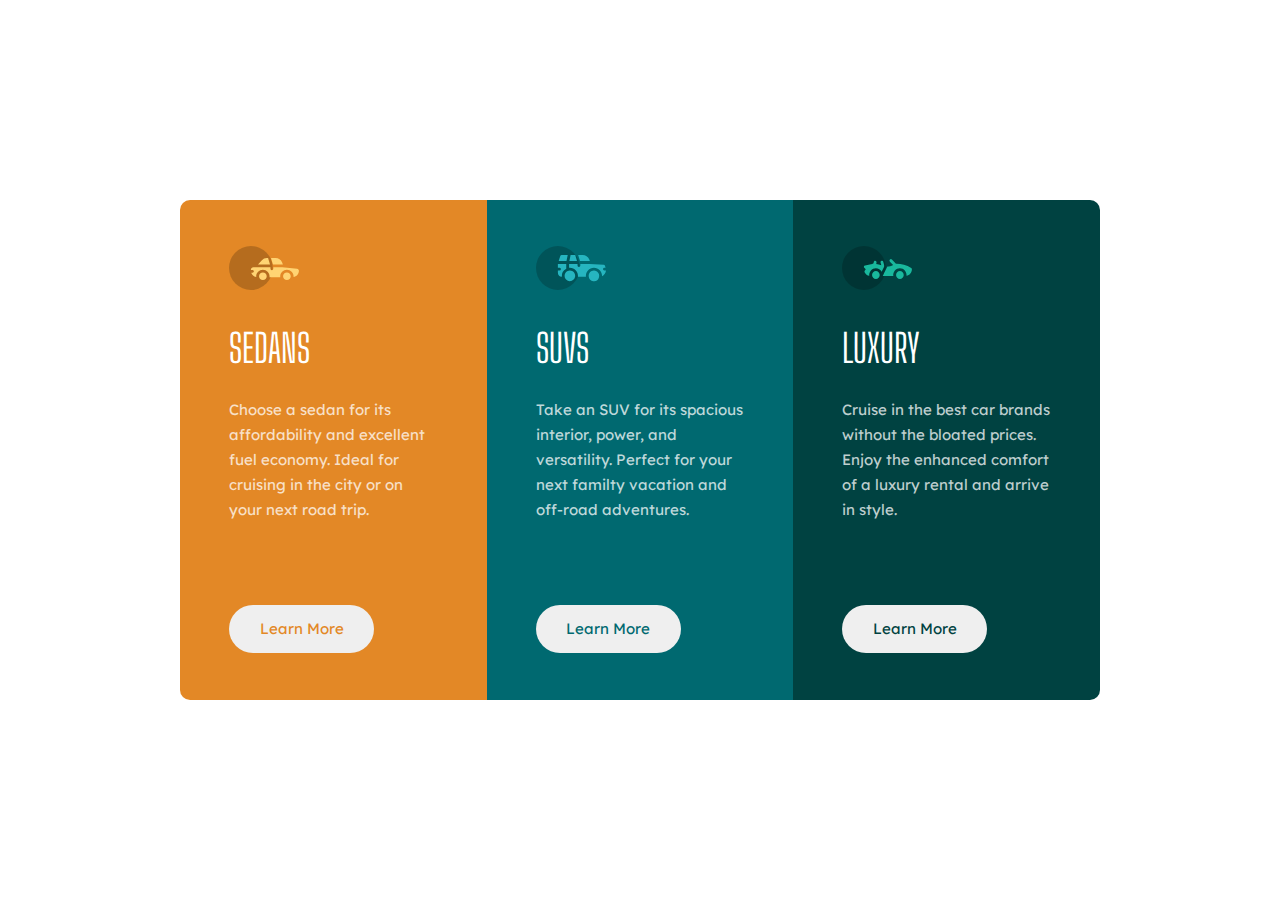
<file: fm-3column-preview-card-component/index.html>
<!DOCTYPE html>
<html lang="en">
<head>
    <meta charset="UTF-8">
    <meta name="viewport" content="width=device-width, initial-scale=1.0">
    <title>3-column Preview Card Component</title>
    <link rel="stylesheet" href="style.css">
    <link rel="icon" type="image/x-icon" href="./assets/favicon-32x32.png">
    <!-- Google Font -->
    <link href="https://fonts.googleapis.com/css2?family=Big+Shoulders+Display:wght@700&family=Lexend+Deca&display=swap" rel="stylesheet">
</head>
<body>

  <!-- 3-column card starts here -->

    <div class="preview-card-container">

        <!-- First column -Sedans column- starts here -->

        <div class="preview-card-column" id="preview-card-sedans-column">
            <img src="assets/icon-sedans.svg" alt="Sedan Icon" class="preview-card-column-icon">
            <span class="preview-card-column-title">
                SEDANS
            </span>
            <span class="preview-card-column-description">
                Choose a sedan for its affordability and excellent fuel economy. Ideal for cruising in the city or on your next road trip.
            </span>
            <button class="preview-card-column-button">
                <span id="preview-card-sedans-column-button-text">Learn More</span>
            </button>
        </div>

        <!-- First column -Sedans column- ends here -->

        <!-- Second column -SUVS column- starts here -->

        <div class="preview-card-column" id="preview-card-suvs-column">
            <img src="assets/icon-suvs.svg" alt="SUV Icon" class="preview-card-column-icon">
            <span class="preview-card-column-title">
                SUVS
            </span>
            <span class="preview-card-column-description">
                Take an SUV for its spacious interior, power, and versatility. Perfect for your next familty vacation and off-road adventures.
            </span>
            <button class="preview-card-column-button" id="preview-card-suvs-column-button">
                <span id="preview-card-suvs-column-button-text">Learn More</span>
            </button>
        </div>

        <!-- Second column -SUVS column- ends here -->

        <!-- Third column -Luxury column- starts here -->

        <div class="preview-card-column" id="preview-card-luxury-column">
            <img src="assets/icon-luxury.svg" alt="Luxury Icon" class="preview-card-column-icon">
            <span class="preview-card-column-title">
                LUXURY
            </span>
            <span class="preview-card-column-description">
                Cruise in the best car brands without the bloated prices. Enjoy the enhanced comfort of a luxury rental and arrive in style.
            </span>
            <button class="preview-card-column-button" id="preview-card-luxury-column-button">
                <span id="preview-card-luxury-column-button-text">Learn More</span>
            </button>
        </div>

        <!-- Third column -Luxury column- ends here -->

    </div>

    <!-- 3-column card ends here -->

</body>
</html>
</file>
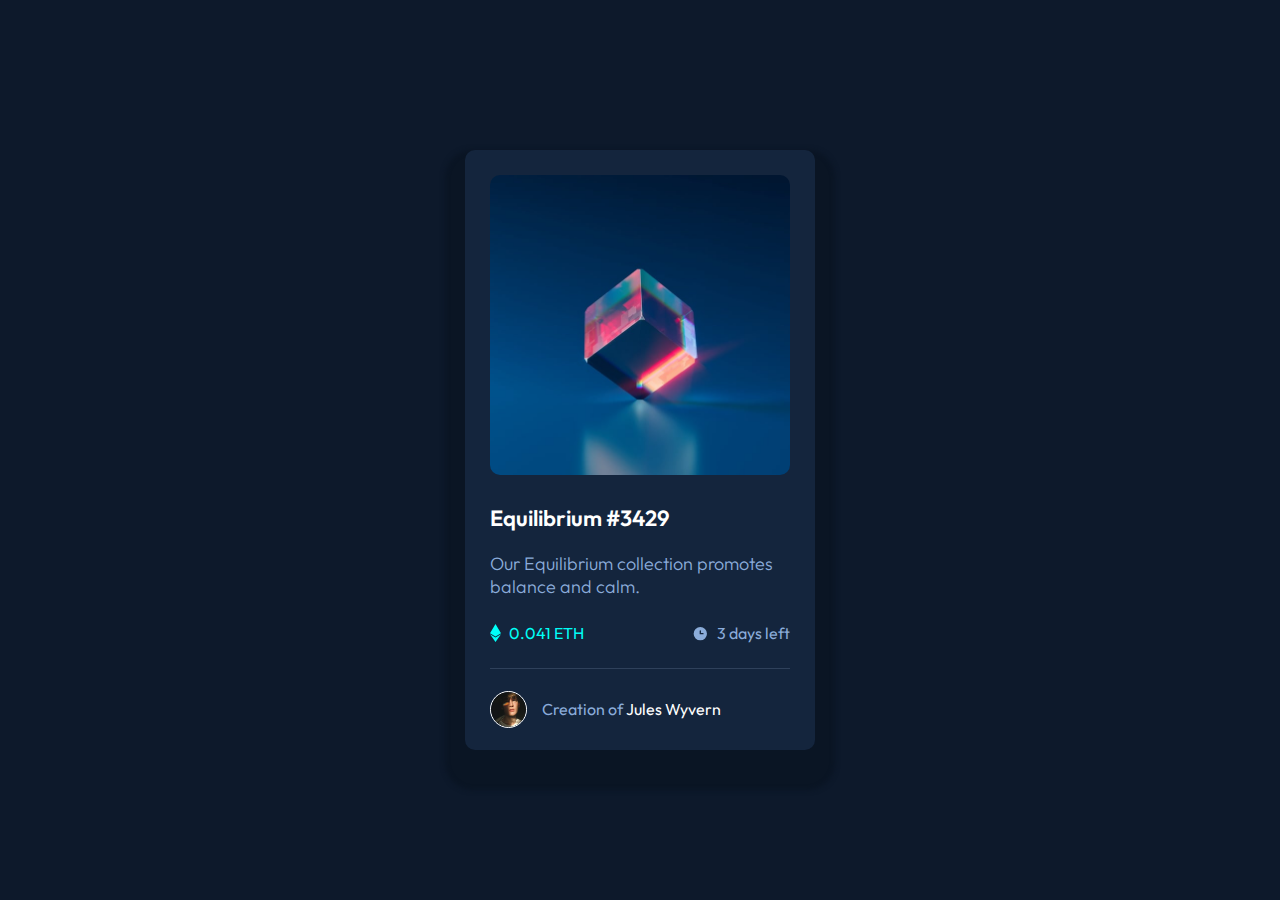
<file: fm-nft-preview-card-component/index.html>
<!DOCTYPE html>
<html lang="en">
<head>
    <meta charset="UTF-8">
    <meta http-equiv="X-UA-Compatible" content="IE=edge">
    <meta name="viewport" content="width=device-width, initial-scale=1.0">
    <title>NFT Preview Card Component</title>
    <link rel="icon" type="image/x-icon" href="./assets/favicon-32x32.png">
    <link rel="stylesheet" href="./style.css">
    <link rel="preconnect" href="https://fonts.googleapis.com">
    <link rel="preconnect" href="https://fonts.gstatic.com" crossorigin>
    <link href="https://fonts.googleapis.com/css2?family=Outfit:wght@300;400;600&display=swap" rel="stylesheet">
</head>
<body>
    <div class="nft-card-container">
        <div class="nft-card-image">
        <a href=""><img src="./assets/image-equilibrium.jpg" alt="Img" class="nft-img"></a>
         <div class="nft-card-image-hover">
        <a href=""><img src="./assets/icon-view.svg" alt="Icon" class="view-icon"></a>
         </div>
        </div>
        <div class="nft-card-text">
        <a href="" class="nft-card-title">Equilibrium #3429</a>
        <span class="nft-card-description">Our Equilibrium collection promotes balance and calm.</span>
        </div>
        <div class="nft-price-and-time-left">
            <div class="nft-price-and-icon">
                <img src="./assets/icon-ethereum.svg" alt="Icon" class="nft-icon"> 
                <span class="nft-price">0.041 ETH</span>
            </div>
            <div class="nft-time-left-and-icon">
                <img src="./assets/icon-clock.svg" alt="Icon" class="clock-icon"> 
                <span class="nft-time-left">3 days left</span>
            </div>
        </div>
        <div class="nft-card-bottom-line"></div>
        <div class="nft-creator-img-and-name">
            <img src="./assets/image-avatar.png" alt="Img" class="nft-creator-img">
            <div class="nft-creator-text">
            <span class="nft-creator">Creation of</span>
            <a href="" class="nft-creator-name">Jules Wyvern</a>
            </div>
        </div>
    </div>
</body>
</html>
</file>
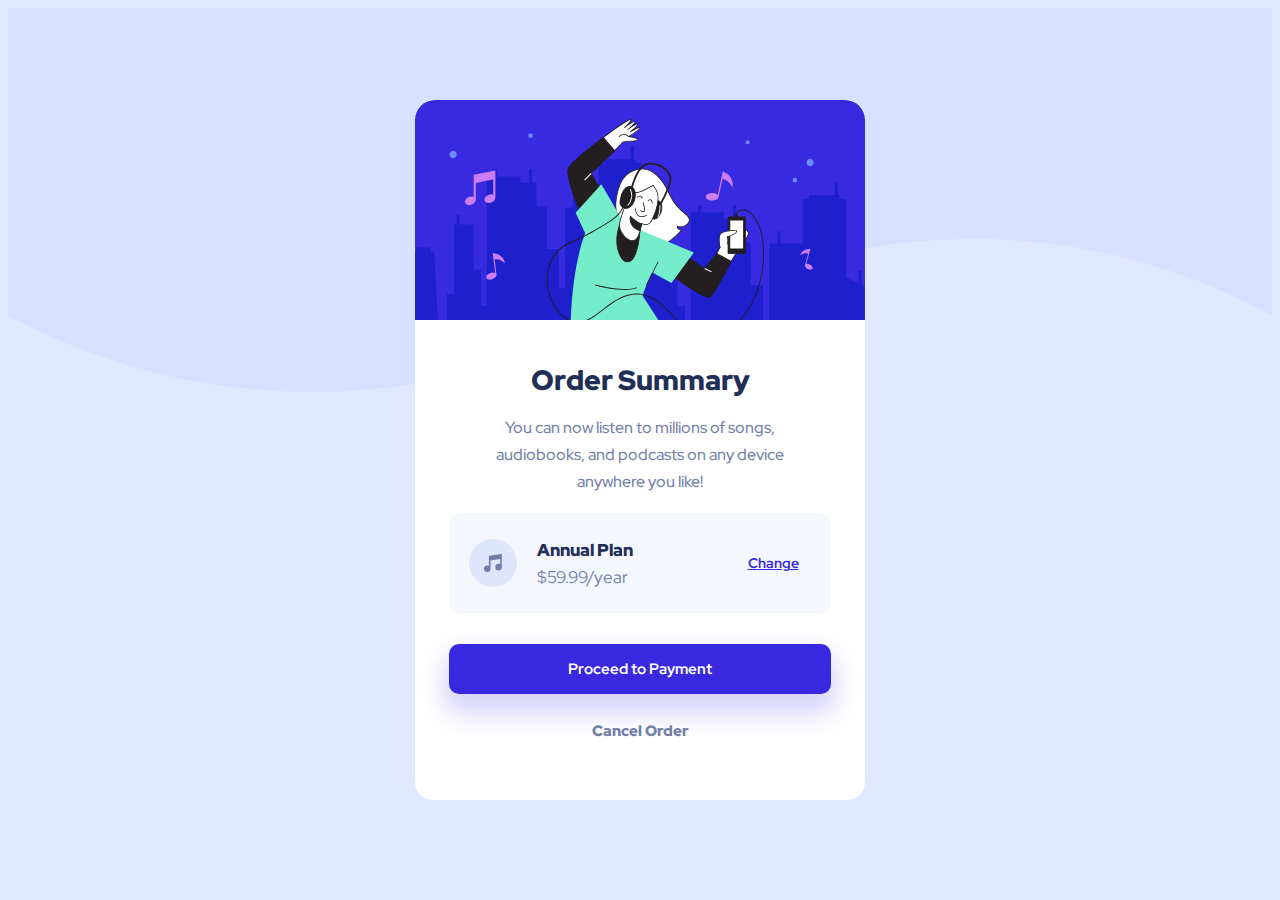
<file: fm-order-summary-component/index.html>
<!DOCTYPE html>
<html lang="en">
<head>
    <meta charset="UTF-8">
    <meta http-equiv="X-UA-Compatible" content="IE=edge">
    <meta name="viewport" content="width=device-width, initial-scale=1.0">
    <title>Order Summary Component</title>
    <link rel="stylesheet" href="./style.css">
    <link rel="icon" type="image/x-icon" href="./assets/favicon-32x32.png">
    <link rel="preconnect" href="https://fonts.googleapis.com">
    <link rel="preconnect" href="https://fonts.gstatic.com" crossorigin>
    <link href="https://fonts.googleapis.com/css2?family=Red+Hat+Display:wght@500;700;900&display=swap" rel="stylesheet">
</head>
<body>
    <div class="bg">
        <img src="./assets/pattern-background-desktop.svg" alt="" class="bg-img">
    </div>
    <div class="order-summary-card-container">
        <img src="./assets/illustration-hero.svg" alt="Img" class="order-summary-card-img">
        <div class="order-summary-card-text">
            <span class="order-summary-card-title">Order Summary</span>
            <span class="order-summary-card-description">You can now listen to millions of songs, audiobooks, and podcasts on any device anywhere you like!</span>
            <div class="order-summary-card-plan-section">
                <img src="./assets/icon-music.svg" alt="Icon" class="music-icon">
                <div class="plan-details">
                <span class="plan-type">Annual Plan</span>
                <span class="plan-price">$59.99/year</span>
                </div>
                <a href="" class="plan-change">Change</a>
            </div>
                <a href="" class="proceed-to-payment-button">Proceed to Payment</a>
                <a href="" class="cancel-order">Cancel Order</a>
        </div>
    </div>
</body>
</html>
</file>
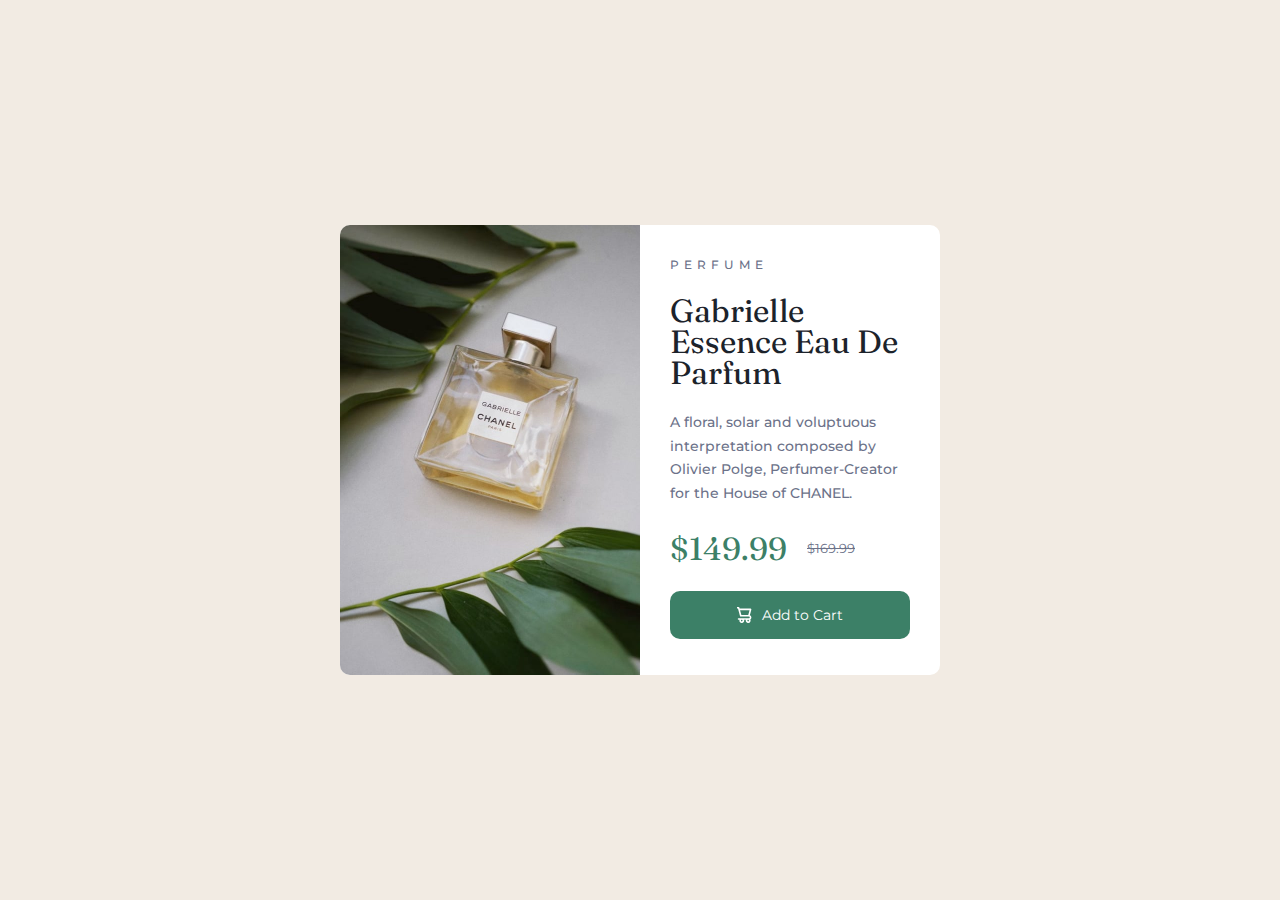
<file: fm-product-preview-card-component/index.html>
<!DOCTYPE html>
<html lang="en">
<head>
    <meta charset="UTF-8">
    <meta http-equiv="X-UA-Compatible" content="IE=edge">
    <meta name="viewport" content="width=device-width, initial-scale=1.0">
    <link rel="icon" type="image/x-icon" href="./assets/favicon-32x32.png">
    <link rel="preconnect" href="https://fonts.googleapis.com">
    <link rel="preconnect" href="https://fonts.gstatic.com" crossorigin>
    <link href="https://fonts.googleapis.com/css2?family=Fraunces:wght@700&family=Montserrat:wght@500;700&display=swap" rel="stylesheet">
    <link rel="stylesheet" href="./style.css">
    <title>Product Preview Card Component</title>
</head>
<body>
    <div class="card-container">
        <div class="card-product-img">
            <picture>
                <source media="(max-width:375px)" srcset="./assets/image-product-mobile.jpg">
                <img src="./assets/image-product-desktop.jpg" alt="Product Image" class="product-img">
            </picture>
        </div>
        <div class="card-product-details">
            <span class="card-product-category">PERFUME</span>
            <span class="card-product-name">Gabrielle Essence Eau De Parfum</span>
            <span class="card-product-description">A floral, solar and voluptuous interpretation composed by Olivier Polge, Perfumer-Creator for the House of CHANEL.</span>
        <div class="card-product-price-section">
            <span class="card-product-price">$149.99</span>
            <span class="card-product-price-before-discount">$169.99</span>
        </div>
        <div class="card-add-to-cart">
            <img src="./assets/icon-cart.svg" alt="Cart Icon" class="add-to-cart-button-icon">
            <a href="" class="add-to-cart-button">Add to Cart</a>
        </div>
        </div>
    </div>
</body>
</html>
</file>
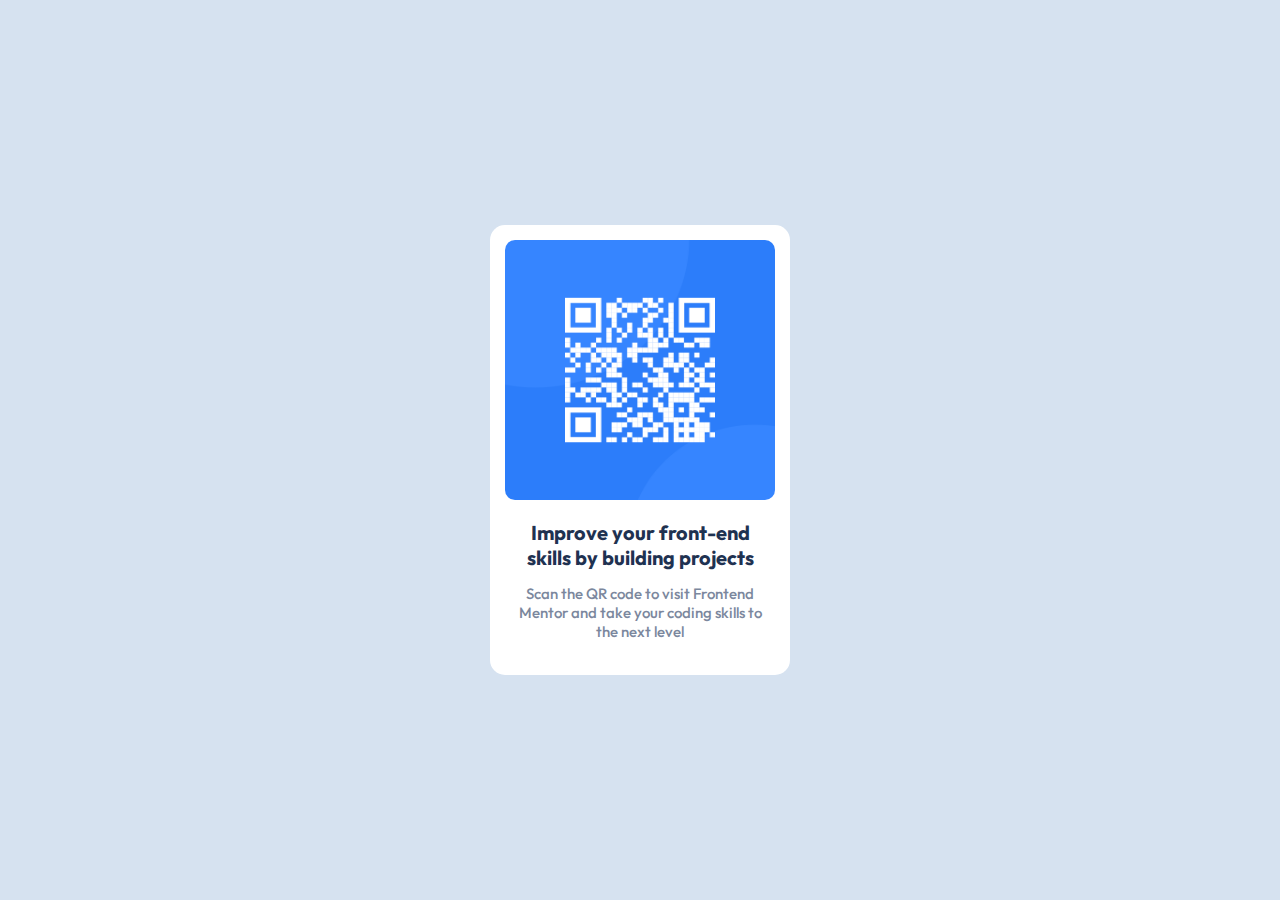
<file: fm-qr-code-component/index.html>
<!DOCTYPE html>
<html lang="en">
<head>
    <meta charset="UTF-8">
    <meta http-equiv="X-UA-Compatible" content="IE=edge">
    <meta name="viewport" content="width=device-width, initial-scale=1.0">
    <link rel="icon" type="image/x-icon" href="./assets/favicon-32x32.png">
    <link rel="stylesheet" href="./style.css">
    <link rel="preconnect" href="https://fonts.googleapis.com">
    <link rel="preconnect" href="https://fonts.gstatic.com" crossorigin>
    <link href="https://fonts.googleapis.com/css2?family=Outfit:wght@400;700&display=swap" rel="stylesheet">
    <title>QR Code Component</title>
</head>
<body>
    <div class="card-container">
        <img src="./assets/image-qr-code.png" alt="QR Code" class="qr-code">
        <div class="card-text">
        <span class="card-title">Improve your front-end skills by building projects</span>
        <span class="card-description">Scan the QR code to visit Frontend Mentor and take your coding skills to the next level</span>
        </div>
    </div>
</body>
</html>
</file>
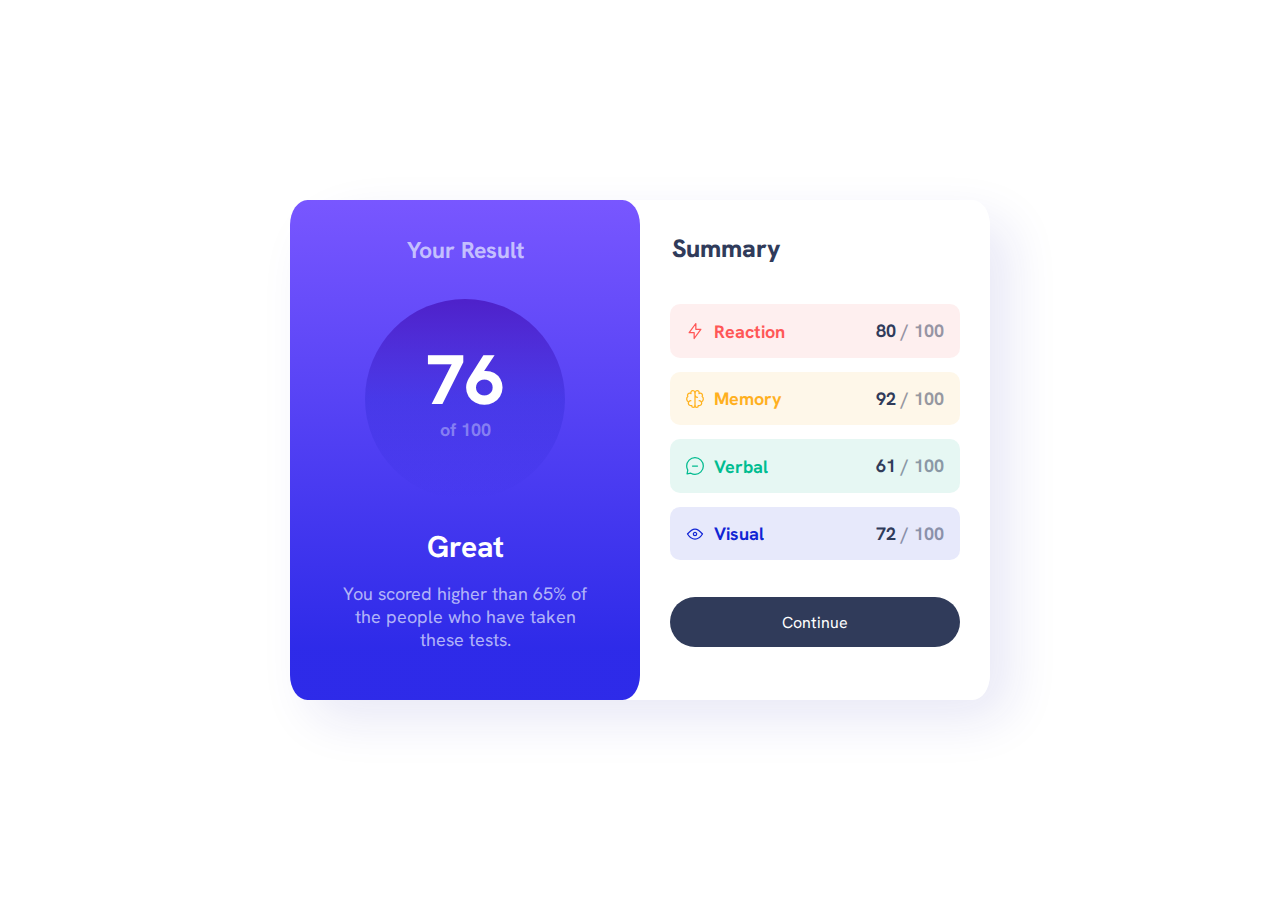
<file: fm-results-summary-component/index.html>
<!DOCTYPE html>
<html lang="en">
<head>
    <meta charset="UTF-8">
    <meta http-equiv="X-UA-Compatible" content="IE=edge">
    <meta name="viewport" content="width=device-width, initial-scale=1.0">
    <title>Results summary component</title>
    <link rel="icon" type="image/x-icon" href="./assets/favicon-32x32.png">
    <link rel="stylesheet" href="./style.css">
    <link rel="preconnect" href="https://fonts.googleapis.com">
    <link rel="preconnect" href="https://fonts.gstatic.com" crossorigin>
    <link href="https://fonts.googleapis.com/css2?family=Braah+One&family=Hanken+Grotesk:wght@500;700;800&display=swap" rel="stylesheet">
</head>
<body>
    <div class="card-container">
      <div class="result-card">
       <span class="result-title">Your Result</span>
       <div class="result-score-circle">
        <div class="result-score-container">
         <span class="result-score">76</span>
         <br/>
         <span class="result-out-of">of 100</span>
        </div>
       </div>
      <div class="result-comment-container">
        <span class="result-comment">Great</span>
        <span class="result-score-comparison">You scored higher than 65% of the people who have taken these tests.</span>
      </div>
     </div>
       <div class="summary-card">
        <span class="summary-title">Summary</span>
        <div class="summary-category-container">
          <div class="summary-box" id="summary-reaction-box">
            <div class="summary-box-icon-and-text">
            <img src="./assets/icon-reaction.svg" alt="Icon" class="icon-reaction">
            <span class="summary-box-text" id="summary-reaction-text">Reaction</span>
            </div>
            <div class="summary-score-result">
              <span class="summary-score">80</span>
              <span class="summary-score-out-of">/ 100</span>
            </div>
          </div>
          <div class="summary-box" id="summary-memory-box">
            <div class="summary-box-icon-and-text">
            <img src="./assets/icon-memory.svg" alt="Icon" class="icon-memory">
            <span class="summary-box-text" id="summary-memory-text">Memory</span>
            </div>
            <div class="summary-score-result">
              <span class="summary-score">92</span>
              <span class="summary-score-out-of">/ 100</span>
            </div>
          </div>
          <div class="summary-box" id="summary-verbal-box">
            <div class="summary-box-icon-and-text">
              <img src="./assets/icon-verbal.svg" alt="Icon" class="icon-reaction">
              <span class="summary-box-text" id="summary-verbal-text">Verbal</span>
            </div>
            <div class="summary-score-result">
              <span class="summary-score">61</span>
              <span class="summary-score-out-of">/ 100</span>
            </div>
          </div>
          <div class="summary-box" id="summary-visual-box">
            <div class="summary-box-icon-and-text">
              <img src="./assets/icon-visual.svg" alt="Icon" class="icon-visual">
              <span class="summary-box-text" id="summary-visual-text">Visual</span>
            </div>
            <div class="summary-score-result">
              <span class="summary-score">72</span>
              <span class="summary-score-out-of">/ 100</span>
            </div>
          </div>
          <a href="" class="button">Continue</a>
        </div>
       </div>
    </div>
</body>
</html>
</file>
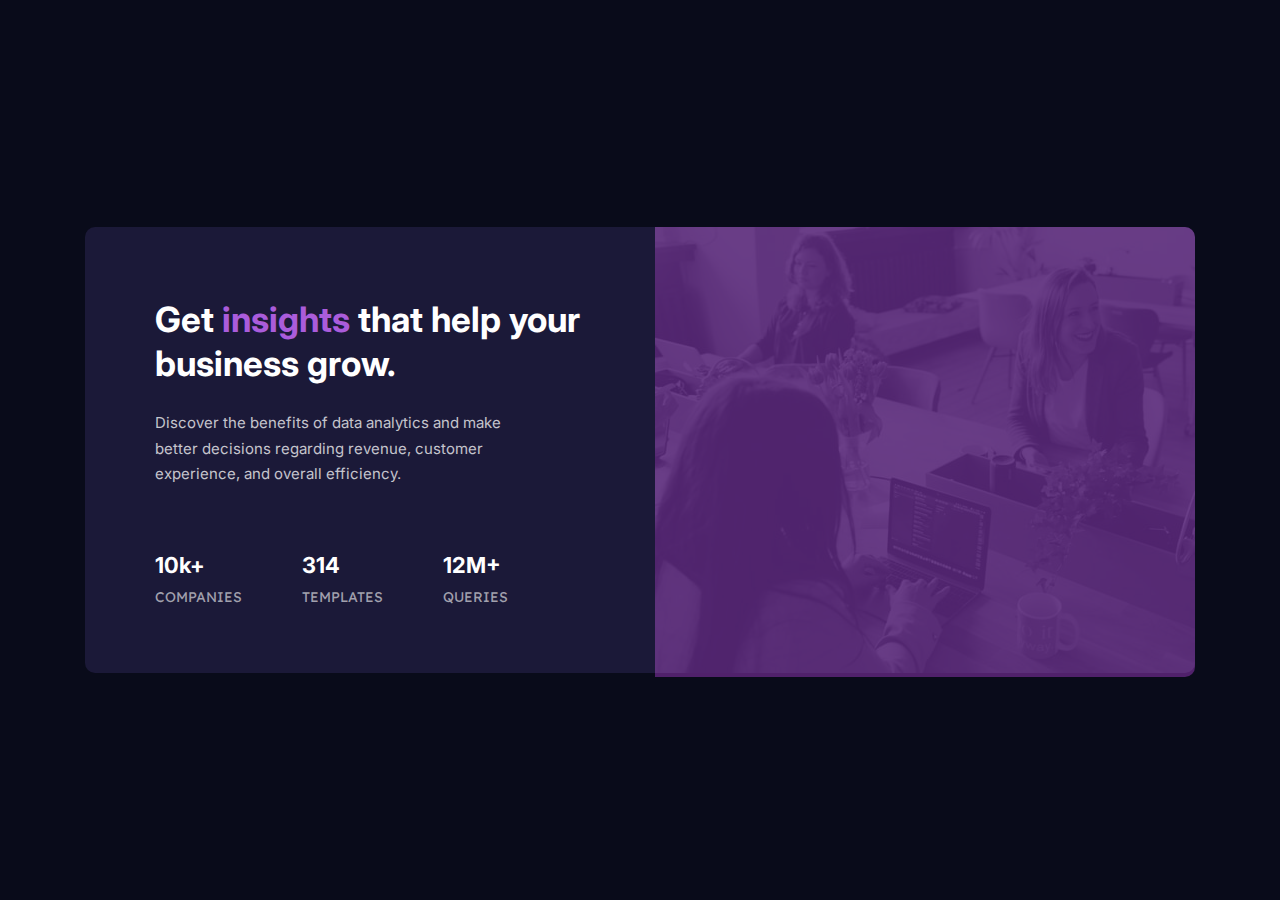
<file: fm-stats-preview-card-component/index.html>
<!DOCTYPE html>
<html lang="en">
<head>
    <meta charset="UTF-8">
    <meta http-equiv="X-UA-Compatible" content="IE=edge">
    <meta name="viewport" content="width=device-width, initial-scale=1.0">
    <title>Document</title>
    <link rel="icon" type="image/x-icon" href="./assets/favicon-32x32.png">
    <link rel="stylesheet" href="./style.css">
    <link rel="preconnect" href="https://fonts.googleapis.com">
    <link rel="preconnect" href="https://fonts.gstatic.com" crossorigin>
    <link href="https://fonts.googleapis.com/css2?family=Inter:wght@400;700&family=Lexend+Deca&display=swap" rel="stylesheet">
</head>
<body>
    <div class="preview-card-container">
        <div class="preview-card-text">
            <span class="preview-card-title">Get 
                <mark class="purple">insights</mark> 
                that help your business grow.
            </span>
            <span class="preview-card-description">
                Discover the benefits of data analytics and make better decisions regarding revenue, customer experience, and overall efficiency.
            </span>
            <div class="preview-card-stats-section">
                <div class="companies-stats-section">
                    <span class="companies-stats-number">
                        10k+
                    </span>
                    <span class="companies-stats-title">
                        COMPANIES
                    </span>
                </div>
                <div class="templates-stats-section">
                    <span class="templates-stats-number">
                        314
                    </span>
                    <span class="templates-stats-title">
                        TEMPLATES
                    </span>
                </div>
                <div class="queries-stats-section">
                    <span class="queries-stats-number">
                        12M+
                    </span>
                    <span class="queries-stats-title">
                        QUERIES
                    </span>
                </div>
            </div>
        </div>
        <div class="preview-card-image-section">
            <div class="preview-card-image-overlay-color">
            </div>
            <picture class="preview-card-image">
              <source media="(max-width:375px)" srcset="./assets/image-header-mobile.jpg"/>
              <img src="./assets/image-header-desktop.jpg" alt="Img" class="preview-card-img"/>
            </picture>
        </div>
    </div>
</body>
</html>
</file>
<file: fm-3column-preview-card-component/style.css>
.preview-card-container {
    position: absolute;
    top: 50%;
    left: 50%;
    transform: translate(-50%, -50%);
    display: flex;
    flex-direction: row;
    width: 920px;
    height: 500px;
    border-radius: 10px;
    overflow: hidden;
}

.preview-card-column {
    display: flex;
    flex-direction: column;
    flex-basis: 0;
    flex-grow: 1;
    padding: 46px 49px;
}

.preview-card-column-icon {
    width: 70px;
    margin-bottom: 35px;
}

.preview-card-column-title {
    font-family: 'Big Shoulders Display', sans-serif;
    color: hsl(0, 0%, 100%);
    font-size: 39px;
    margin-bottom: 26px;
}

.preview-card-column-description {
    font-family: 'Lexend Deca', sans-serif;
    font-size: 15px;
    color: hsla(0, 0%, 100%, 0.75);
    line-height: 25px;
}

/* Preview card column bg colors */

#preview-card-sedans-column {
    background-color: hsl(31, 77%, 52%);
}

#preview-card-suvs-column {
    background-color: hsl(184, 100%, 22%);
}

#preview-card-luxury-column {
    background-color: hsl(179, 100%, 13%);
}

/* Preview card column button style  */

.preview-card-column-button {
    border-radius: 50px;
    width: 145px;
    height: 48px;
    border: none;
    font-size: 15px;
    font-family: 'Lexend Deca', sans-serif;
    margin-top: 83px;
}

#preview-card-sedans-column-button-text {
    color: hsl(31, 77%, 52%);
}

#preview-card-suvs-column-button-text {
    color: hsl(184, 100%, 22%);
}

#preview-card-luxury-column-button-text {
    color: hsl(179, 100%, 13%);
}

@media screen and (max-width: 375px) {

    .preview-card-container {
        flex-direction: column;
        width: 90%;
        height: 90%;
        overflow: visible;
    }
}
</file>
<file: fm-nft-preview-card-component/style.css>
body {
    background-color: hsl(217, 54%, 11%);
    font-family: 'Outfit', sans-serif;
}

.nft-card-container {
    position: absolute;
    background-color: hsl(216, 50%, 16%);
    width: 350px;
    height: 600px;
    border-radius: 10px;
    display: flex;
    flex-direction: column;
    top: 50%;
    left: 50%;
    transform: translate(-50%, -50%);
    box-shadow: 0 20px 5px 20px hsl(214, 58%, 9%);
}

.nft-card-image {
    position: relative;
    margin: 25px;
}

.nft-img {
    height: 300px;
    width: 300px;
    border-radius: 10px;
}

.nft-card-image-hover {
    position: absolute;
    background-color: hsl(178, 100%, 50%, 50%);
    width: 300px;
    height: 300px;
    border-radius: 10px;
    display: flex;
    justify-content: center;
    align-items: center;
    transform: translateY(-304px);
    opacity: 0;
}

.nft-card-image-hover:hover {
     opacity: 1;
     cursor: pointer;
}

.nft-card-text {
    display: flex;
    flex-direction: column;
    gap: 20px;
    margin: 0 25px 25px;
}

.nft-card-title {
    text-decoration: none;
    color: white;
    font-size: 22px;
    font-weight: 600;
}

.nft-card-description {
    color: hsl(215, 51%, 70%);
    font-weight: 300;
    font-size: 18px;
}

.nft-price-and-time-left {
    display: flex;
    flex-direction: row;
    justify-content: space-between;
    margin: 0 25px 15px;
}

.nft-price-and-icon, .nft-time-left-and-icon {
    display: flex;
    align-items: center;
    gap: 8px;
}

.nft-price {
    color: hsl(178, 100%, 50%);
}

.nft-time-left {
    color: hsl(215, 51%, 70%);
}

.nft-card-bottom-line {
    border-bottom: 1px solid hsl(215, 32%, 27%);
    margin: 10px 25px;
}

.nft-creator-img-and-name {
    display: flex;
    margin: 5px 25px;
    align-items: center;
}

.nft-creator-img {
    width: 35px;
    border: 1px solid white;
    border-radius: 50%;
}

.nft-creator-text {
    margin: 15px;
}

.nft-creator {
    color: hsl(215, 51%, 70%);
}

.nft-creator-name {
    color: white;
    text-decoration: none;
}

.nft-card-title:hover, .nft-creator-name:hover {
    color: hsl(178, 100%, 50%);
}
</file>
<file: fm-order-summary-component/style.css>
body {
    background-color: hsl(225, 100%, 94%);
    font-family: 'Red Hat Display', sans-serif;;
}

.bg-img {
    height: 50%;
    width: 100%;
}

.order-summary-card-container {
    position: absolute;
    top: 50%;
    left: 50%;
    transform: translate(-50%, -50%);
    background-color: white;
    width: 450px;
    height: 700px;
    border-radius: 18px;
}

.order-summary-card-img {
    border-radius: 20px 20px 0 0;
    width: 100%;
}

.order-summary-card-text {
    display: flex;
    flex-direction: column;
    align-items: center;
}

.order-summary-card-title {
    font-weight: 900;
    font-size: 28px;
    color: hsl(223, 47%, 23%);
    margin: 8% 0 15px 0;
}

.order-summary-card-description {
    color: hsl(224, 23%, 55%);
    font-weight: 500;
    line-height: 27px;
    margin: 0 12% 18px;
    text-align: center;
}

.order-summary-card-plan-section {
    display: flex;
    background-color: hsl(225, 100%, 98%);
    width: 85%;
    height: 100px;
    border-radius: 10px;
    align-items: center;
    margin-bottom: 31px;
}

.music-icon {
    padding: 0 20px;
}

.plan-details {
    display: flex;
    flex-direction: column;
    gap: 5px;
}

.plan-type {
    font-weight: 900;
    font-size: 17px;
    color: hsl(223, 47%, 23%);
}

.plan-price {
    color: hsl(224, 23%, 55%);
    font-size:17px;
}

.plan-change {
    font-size: 14px;
    font-weight: 700;
    color: hsl(245, 75%, 52%);
    padding-left: 30%;
}

.proceed-to-payment-button {
    display: flex;
    width: 85%;
    height: 50px;
    margin-bottom: 6%;
    background-color: hsl(245, 75%, 52%);
    border-radius: 10px;
    text-decoration: none;
    color: white;
    font-weight: 700;
    align-items: center;
    justify-content: center;
    font-size: 15px;
    box-shadow: hsl(245, 75%, 52%, 20%) 0 15px 25px 5px;
}

.proceed-to-payment-button:hover {
    background-color: hsl(245, 75%, 52%, 70%);
}

.plan-change:hover {
    color: hsl(245, 75%, 52%, 70%);
    text-decoration: none;
}

.cancel-order {
    text-decoration: none;
    font-weight: 900;
    font-size: 15px;
    color: hsl(224, 23%, 55%);
}

.cancel-order:hover {
    color: hsl(223, 47%, 23%);
}

/* Media query */

@media screen and (max-width: 375px) {
    
    .order-summary-card-container {
        width: 325px;
        height: 560px;
    }

    .order-summary-card-title {
        font-size: 22px;
    }

    .order-summary-card-description {
        font-size: 15px;
    }

    .order-summary-card-plan-section {
        height: 80px;
    }

    .plan-type, .plan-price {
        font-size: 14px;
    }

    .plan-change {
        font-size: 13px;
        padding-left: 45px;
    }
    

}
</file>
<file: fm-product-preview-card-component/style.css>
body {
    background-color: hsl(30, 38%, 92%);
}

.card-container {
    position: absolute;
    display: grid;
    top: 50%;
    left: 50%;
    transform: translate(-50%, -50%);
    background-color: white;
    height: 450px;
    width: 600px;
    border-radius: 10px;
}

.card-product-img {
    position: absolute;
    height: 100%;
    width: 50%;
}

.product-img {
    height: 100%;
    width: 100%;
    border-radius: 10px 0 0 10px;
}

/* card style for product details on the right */

.card-product-details {
    display: flex;
    flex-direction: column;
    position: absolute;
    height: 100%;
    width: 240px;
    gap: 23px;
    padding: 32px 200px 20px 330px;
}

.card-product-category {
    color: hsl(228, 12%, 48%);
    font-family: 'Montserrat', sans-serif;
    font-weight: 500;
    letter-spacing: 5px;
    font-size: 12px;
}

.card-product-name {
    font-family: 'Fraunces', serif;
    font-size: 32px;
    line-height: 31px;
    color: hsl(212, 21%, 14%);
}

.card-product-description {
    font-family: 'Montserrat', sans-serif;
    font-size: 14px;
    font-weight: 500;
    color: hsl(228, 12%, 48%);
    line-height: 23.7px;
}

.card-product-price-section {
    display: flex;
    align-items: center;
}

.card-product-price {
    font-family: 'Fraunces', serif;
    font-size: 32px;
    color: hsl(158, 36%, 37%);
}

.card-product-price-before-discount {
    text-decoration: line-through;
    font-family: 'Montserrat', sans-serif;
    color: hsl(228, 12%, 48%);
    font-size: 13px;
    padding-left: 20px;
}

/* style for add-to-cart-button */

.card-add-to-cart {
    display: flex;
    justify-content: center;
    align-items: center;
    width: 240px;
    height: 48px;
    background-color: hsl(158, 36%, 37%);
    border-radius: 10px;
}

.add-to-cart-button {
    text-decoration: none;
    font-family: 'Montserrat', sans-serif;
    font-size: 14px;
    color: white;
    padding-left: 10px;
}

@media screen and (max-width: 375px) {

    .card-container {
        height: 610px;
        width: 350px;
        display: flex;
    }

    .card-product-img {
        height: 40%;
        width: 100%;
    }

    .product-img {
        border-radius: 10px 10px 0 0;
    }

    .card-product-details {
        width: 295px;
        padding: initial;
        margin: 265px 0 0 20px;
        gap: 15px;
    }

    .card-product-price-section {
        padding-top: 5px;
    }

    .card-add-to-cart {
        width: 310px;
    }

}
</file>
<file: fm-qr-code-component/style.css>
html body {
    background-color: hsl(212, 45%, 89%);
}

.card-container {
    height: 450px;
    width: 300px;
    background-color: white;
    position: absolute;
    top: 50%;
    left: 50%;
    transform: translate(-50%, -50%);
    display: flex;
    flex-direction: column;
    border-radius: 15px;
}

.qr-code {
    width: 270px;
    height: 260px;
    margin: 15px;
    border-radius: 10px;
}

.card-text {
    display: flex;
    flex-direction: column;
    margin-top: 5px;
    text-align: center;
    gap: 14px;
}

.card-title {
    font-family: 'Outfit', sans-serif;
    font-weight: 700;
    font-size: 20px;
    padding: 0 20px;
    color: hsl(218, 44%, 22%);
}

.card-description {
    font-family: 'Outfit', sans-serif;
    font-weight: 500;
    font-size: 15px;
    padding: 0 20px;
    color: hsl(220, 15%, 55%);
}
</file>
<file: fm-results-summary-component/style.css>
.card-container {
    background-color: white;
    position: absolute;
    top: 50%;
    left: 50%;
    transform: translate(-50%, -50%);
    display: grid;
    width: 700px;
    height: 500px;
    border-radius: 9% 5% 5%;
    font-family: 'Hanken Grotesk', sans-serif;
    box-shadow: 20px 20px 50px hsla(241, 68%, 39%, 0.1);
}

/* Result card style starts */

.result-card {
    background-image: linear-gradient(to bottom, hsl(252, 100%, 67%) 0%, hsl(241, 81%, 54%) 90%);
    position: absolute;
    height: 500px;
    width: 350px;
    border-radius: 5% 5%;
    justify-content: center;
    align-items: center;
}

.result-title {
    display: grid;
    justify-content: center;
    align-items: center;
    font-weight: 700;
    font-size: 23px;
    color: hsl(221, 100%, 96%, 0.7);
    margin: 1.5em 0;
}

.result-score-circle {
    display: flex;
    justify-content: center;
    align-items: center;
    height: 200px;
    width: 200px !important;
    margin: 32px 75px;
    border-radius: 50%;
    background-image: linear-gradient(to top,hsla(241, 72%, 46%, 0) 0%, hsla(241, 72%, 46%, 0.3) 50%, hsla(256, 72%, 46%, 1) 100%);
}

.result-score-container {
   display: flex;
   flex-direction: column;
   justify-content: center;
   align-items: center;
   height: 100%;
}

.result-score {
   font-weight: 800;
   font-size: 70px;
   color: white;
   line-height: 0.5;
   margin-top: 5px;
}

.result-out-of {
    color: hsl(221, 100%, 96%, 0.4);
    font-size: 18px;
    font-weight: 700;
}

.result-comment-container {
    display: flex;
    flex-direction: column;
    justify-content: center;
    align-items: center;
    text-align: center;
    height: 20%;
}

.result-comment {
    color: white;
    font-weight: 700;
    font-size: 30px;
    margin: 1rem;
}

.result-score-comparison {
    color: hsl(221, 100%, 96%, 0.7);
    margin: 0 3rem;
    font-size: 18px;
}

/* Summary Card style starts */

.summary-card {
    background-color: white;
    height: 500px;
    width: 350px;
    position: absolute;
    margin-left: 350px;
    border-radius: 0 5% 5% 0;
}

.summary-title {
    color: hsl(224, 30%, 27%);
    display: flex;
    justify-content: start;
    margin: 2rem 2rem;
    font-weight: 800;
    font-size: 25px;
}

.summary-category-container {
    display: flex;
    flex-direction: column;
}

.summary-box {
    padding: 15px 0 15px 15px;
    margin: 7px 30px;
    border-radius: 10px 10px;
}

.summary-box-icon-and-text  {
    display: inline-block;
}

.summary-box-text {
    vertical-align: middle;
    padding: 0 5px;
    font-weight: 700;
    font-size: 18px;
}

.icon-reaction, .icon-memory, .icon-verbal, .icon-visual {
    vertical-align: middle;
}

.summary-score-result {
    margin: 0 1rem 0 4rem;
    float: right;
    vertical-align: middle;
}

/* Summary box and text id colors start */

#summary-reaction-box {
    background-color: hsl(0, 90%, 67%, 0.1);
}

#summary-memory-box {
    background-color: hsl(39, 90%, 56%, 0.1);
}

#summary-verbal-box {
    background-color: hsl(166, 90%, 37%, 0.1);
}

#summary-visual-box {
    background-color: hsl(234, 85%, 45%, 0.1);
}

#summary-reaction-text {
    color: hsl(0, 100%, 67%);
}

#summary-memory-text {
    color: hsl(39, 100%, 56%);
}

#summary-verbal-text {
    color: hsl(166, 100%, 37%);
}

#summary-visual-text {
    color: hsl(234, 85%, 45%);
}

/* Summary box and text id colors end */

.summary-score-result{
    font-weight: bold;
    font-size: 18px;
    color:hsl(224, 30%, 27%); 
}

.summary-score-out-of {
    opacity: 50%;
}

a.button {
    background-color: hsl(224, 30%, 27%);
    margin: 30px 30px;
    height: 50px;
    display: flex;
    text-decoration: none;
    color: white;
    justify-content: center;
    align-items: center;
    border-radius: 50px 50px;
} 

@media screen and (max-width: 375px) {
    .card-container {
        display: flex;
        flex-direction: column;
    }
    .summary-card {
        order: 2;
    }
}
</file>
<file: fm-stats-preview-card-component/style.css>
body {
    background-color: hsl(233, 47%, 7%);
    height: 100%;
}

.preview-card-container {
    position: absolute;
    background-color: hsl(244, 38%, 16%);
    width: 1110px;
    height: 446px;
    top: 50%;
    left: 50%;
    transform: translate(-50%, -50%);
    border-radius: 10px;
    display: flex;
    flex-direction: row;
}

.preview-card-text {
    width: 100%;
    display: flex;
    flex-direction: column;
    gap: 25px;
    padding: 70px;
    color: white;
    box-sizing: border-box;
    flex-basis: 0;
    flex-grow: 1;
}

.preview-card-title {
    font-family: 'Inter', sans-serif;
    font-weight: 700;
    font-size: 35px;
    line-height: 44px;
}

/* For the purple-colored word in preview-card-title starts */

mark.purple {
    background: none;
    color: hsl(277, 64%, 61%);
}

/* For the purple-colored word in preview-card-title ends */

.preview-card-description {
    font-family: 'Inter', sans-serif;
    font-size: 15px;
    line-height: 1.7em;
    color: hsla(0, 0%, 100%, 0.75);
    padding-right: 50px;
}

.preview-card-stats-section {
    display: flex;
    flex-direction: row;
    gap: 60px;
    padding-top: 40px;
    box-sizing: border-box;
}

.companies-stats-section, .templates-stats-section, .queries-stats-section {
    display: flex;
    flex-direction: column;
    gap: 10px;
}

.companies-stats-number, .templates-stats-number, .queries-stats-number {
    font-family: 'Inter', sans-serif;
    font-weight: 700;
    font-size: 22px;
}

.companies-stats-title, .templates-stats-title, .queries-stats-title {
    font-family: 'Lexend Deca', sans-serif;
    font-size: 14px;
    color: hsla(0, 0%, 100%, 0.6);
}

.preview-card-image-section {
    width: 100%;
    height: 100%;
    display: grid;
    flex-basis: 0;
    flex-grow: 1;
}

.preview-card-image-overlay-color {
    width: 100%;
    height: 100%;
    background-color: hsla(283, 54%, 48%, 0.503);
    border-radius: 0 10px 10px 0;
    grid-column: 1;
    grid-row: 1;
}

.preview-card-image {
    opacity: 0.1;
    grid-column: 1;
    grid-row: 1;
}

.preview-card-img {
    border-radius: 0 10px 10px 0;
}

@media screen and (max-width: 375px) {
    .preview-card-container {
        flex-direction: column-reverse;
        width: 90%;
        height: 70%;
    }
}
</file>
